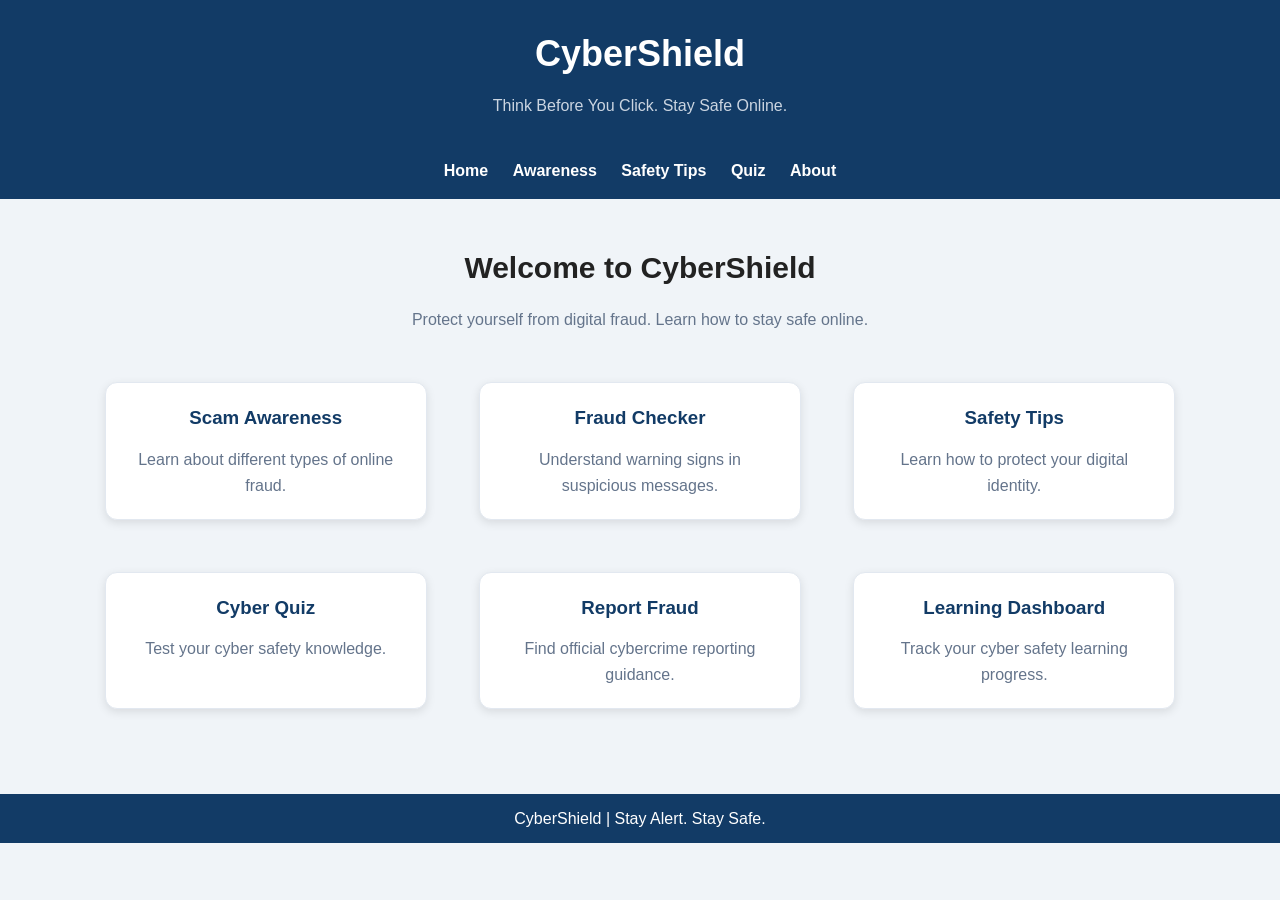
<file: index.html>
<!DOCTYPE html>
<html lang="en">
<head>
    <meta charset="UTF-8">
    <meta name="viewport" content="width=device-width, initial-scale=1.0">
    <title>CyberShield - Digital Safety</title>
    <link rel="stylesheet" href="style.css">
    <link rel="manifest" href="manifest.json"
</head>
<body>

    <header>
        <h1>CyberShield</h1>
        <p>Think Before You Click. Stay Safe Online.</p>
    </header>

    <nav>
        <a href="index.html">Home</a>
        <a href="awareness.html">Awareness</a>
        <a href="safety.html">Safety Tips</a>
        <a href="#quiz">Quiz</a>
        <a href="about.html">About</a>
    </nav>

    <main>
        <h2>Welcome to CyberShield</h2>
        <p>Protect yourself from digital fraud. Learn how to stay safe online.</p>

        <section class="features">

            <a href="awareness.html" class="card">
                <h3>Scam Awareness</h3>
                <p>Learn about different types of online fraud.</p>
            </a>

            <a href="checker.html" class="card">
    <h3>Fraud Checker</h3>
    <p>Understand warning signs in suspicious messages.</p>
</a>

            <a href="safety.html" class="card">
                <h3>Safety Tips</h3>
                <p>Learn how to protect your digital identity.</p>
            </a>

        <a href="quiz.html" class="card">
    <h3>Cyber Quiz</h3>
    <p>Test your cyber safety knowledge.</p>
</a>

            <a href="report.html" class="card">
                <h3>Report Fraud</h3>
                <p>Find official cybercrime reporting guidance.</p>
            </div>

          <a href="dashboard.html" class="card">
    <h3>Learning Dashboard</h3>
    <p>Track your cyber safety learning progress.</p>
</a>

        </section>
    </main>

    <footer>
        <p>CyberShield | Stay Alert. Stay Safe.</p>
    </footer>
<script>
if ("serviceWorker" in navigator) {
    navigator.serviceWorker.register("./sw.js")
        .then(() => console.log("CyberShield is ready!"))
        .catch(error => console.log("Service Worker Error:", error));
}
</script>
</body>
</html>
</file>
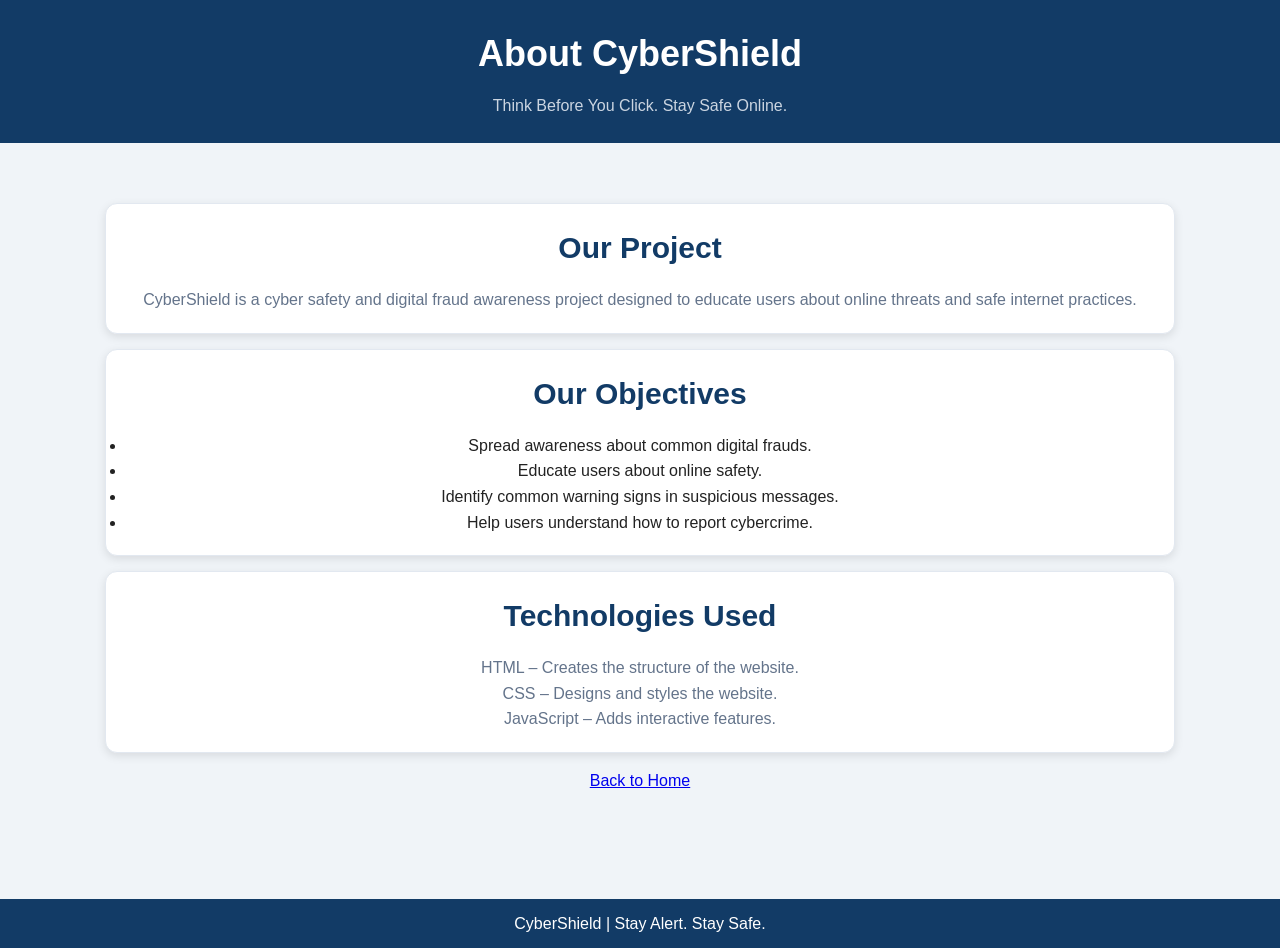
<file: about.html>
<!DOCTYPE html>
<html lang="en">
<head>
    <meta charset="UTF-8">
    <meta name="viewport" content="width=device-width, initial-scale=1.0">
    <title>About CyberShield</title>
    <link rel="stylesheet" href="style.css">
</head>
<body>

<header>
    <h1>About CyberShield</h1>
    <p>Think Before You Click. Stay Safe Online.</p>
</header>

<main>
    <section class="card">
        <h2>Our Project</h2>
        <p>
            CyberShield is a cyber safety and digital fraud
            awareness project designed to educate users
            about online threats and safe internet practices.
        </p>
    </section>

    <section class="card">
        <h2>Our Objectives</h2>
        <ul>
            <li>Spread awareness about common digital frauds.</li>
            <li>Educate users about online safety.</li>
            <li>Identify common warning signs in suspicious messages.</li>
            <li>Help users understand how to report cybercrime.</li>
        </ul>
    </section>

    <section class="card">
        <h2>Technologies Used</h2>
        <p>HTML – Creates the structure of the website.</p>
        <p>CSS – Designs and styles the website.</p>
        <p>JavaScript – Adds interactive features.</p>
    </section>

    <p><a href="index.html">Back to Home</a></p>
</main>

<footer>
    <p>CyberShield | Stay Alert. Stay Safe.</p>
</footer>

</body>
</html>
</file>
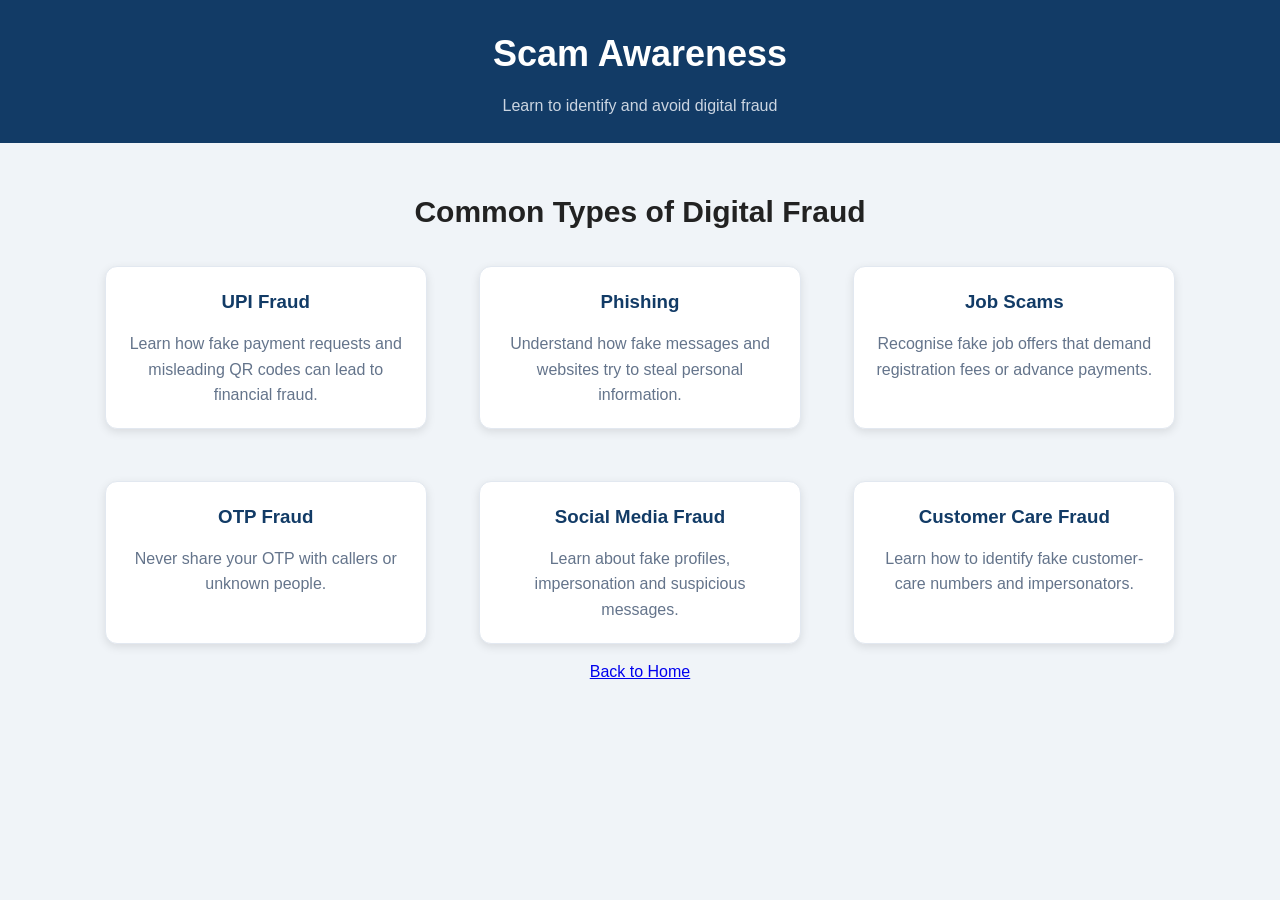
<file: awareness.html>
<!DOCTYPE html>
<html lang="en">
<head>
    <meta charset="UTF-8">
    <meta name="viewport" content="width=device-width, initial-scale=1.0">
    <title>Scam Awareness - CyberShield</title>
    <link rel="stylesheet" href="style.css">
</head>

<body>

    <header>
        <h1>Scam Awareness</h1>
        <p>Learn to identify and avoid digital fraud</p>
    </header>

    <main>
        <h2>Common Types of Digital Fraud</h2>

        <section class="features">

            <div class="card">
                <h3>UPI Fraud</h3>
                <p>Learn how fake payment requests and misleading QR codes can lead to financial fraud.</p>
            </div>

            <div class="card">
                <h3>Phishing</h3>
                <p>Understand how fake messages and websites try to steal personal information.</p>
            </div>

            <div class="card">
                <h3>Job Scams</h3>
                <p>Recognise fake job offers that demand registration fees or advance payments.</p>
            </div>

            <div class="card">
                <h3>OTP Fraud</h3>
                <p>Never share your OTP with callers or unknown people.</p>
            </div>

            <div class="card">
                <h3>Social Media Fraud</h3>
                <p>Learn about fake profiles, impersonation and suspicious messages.</p>
            </div>

            <div class="card">
                <h3>Customer Care Fraud</h3>
                <p>Learn how to identify fake customer-care numbers and impersonators.</p>
            </div>

        </section>

        <p><a href="index.html">Back to Home</a></p>

    </main>

</body>
</html>
</file>
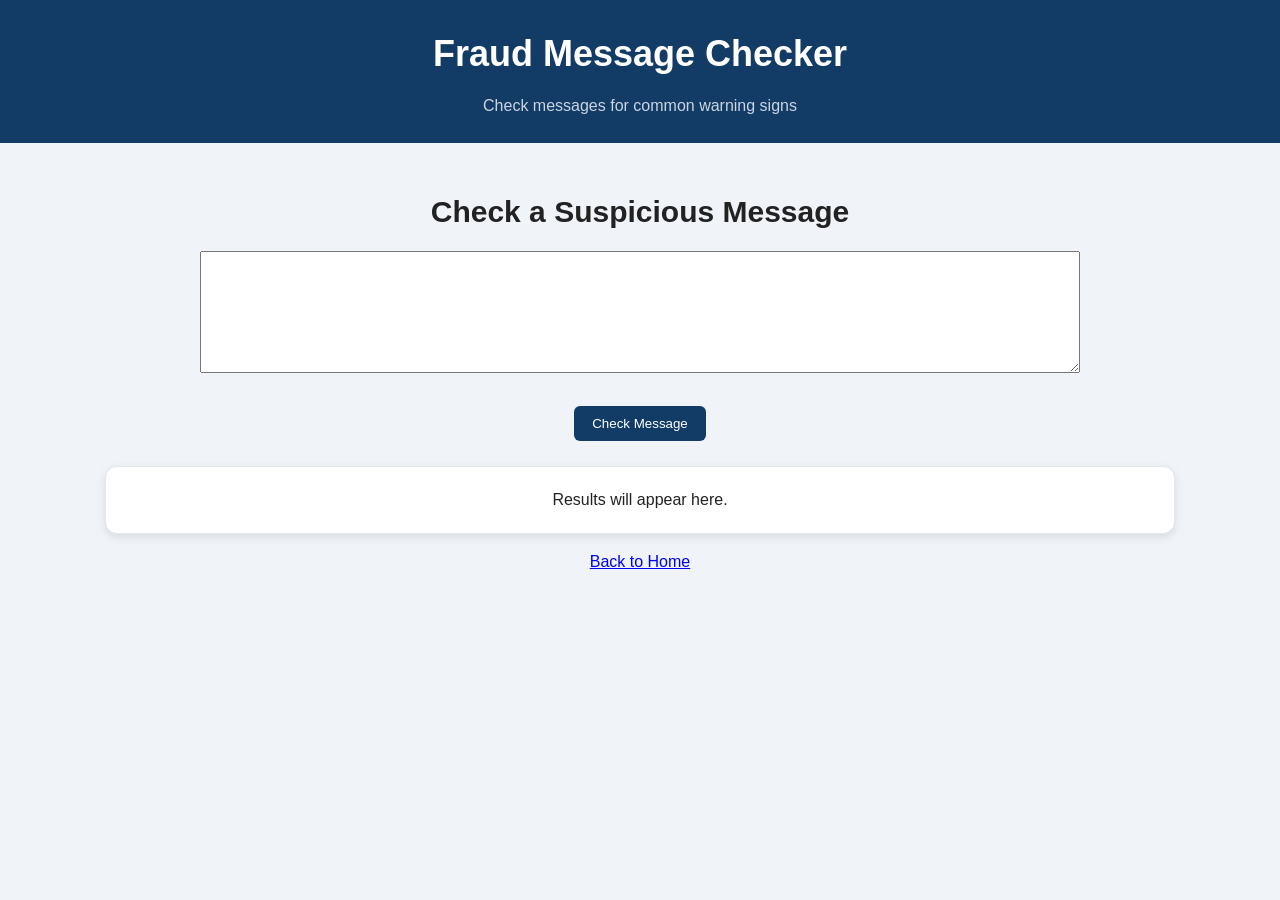
<file: checker.html>
<!DOCTYPE html>
<html lang="en">
<head>
    <meta charset="UTF-8">
    <meta name="viewport" content="width=device-width, initial-scale=1.0">
    <title>Fraud Checker - CyberShield</title>
    <link rel="stylesheet" href="style.css">
</head>
<body>

    <header>
        <h1>Fraud Message Checker</h1>
        <p>Check messages for common warning signs</p>
    </header>

    <main>
        <h2>Check a Suspicious Message</h2>

        <textarea id="message"
            placeholder="Paste a suspicious message here..."
            rows="6"
            style="width: 80%; padding: 15px;">
        </textarea>

        <br><br>

        <button onclick="checkMessage()">Check Message</button>

        <div id="result" class="card" style="margin-top: 25px;">
            Results will appear here.
        </div>

        <p><a href="index.html">Back to Home</a></p>
    </main>

    <script src="checker.js"></script>

</body>
</html>
</file>
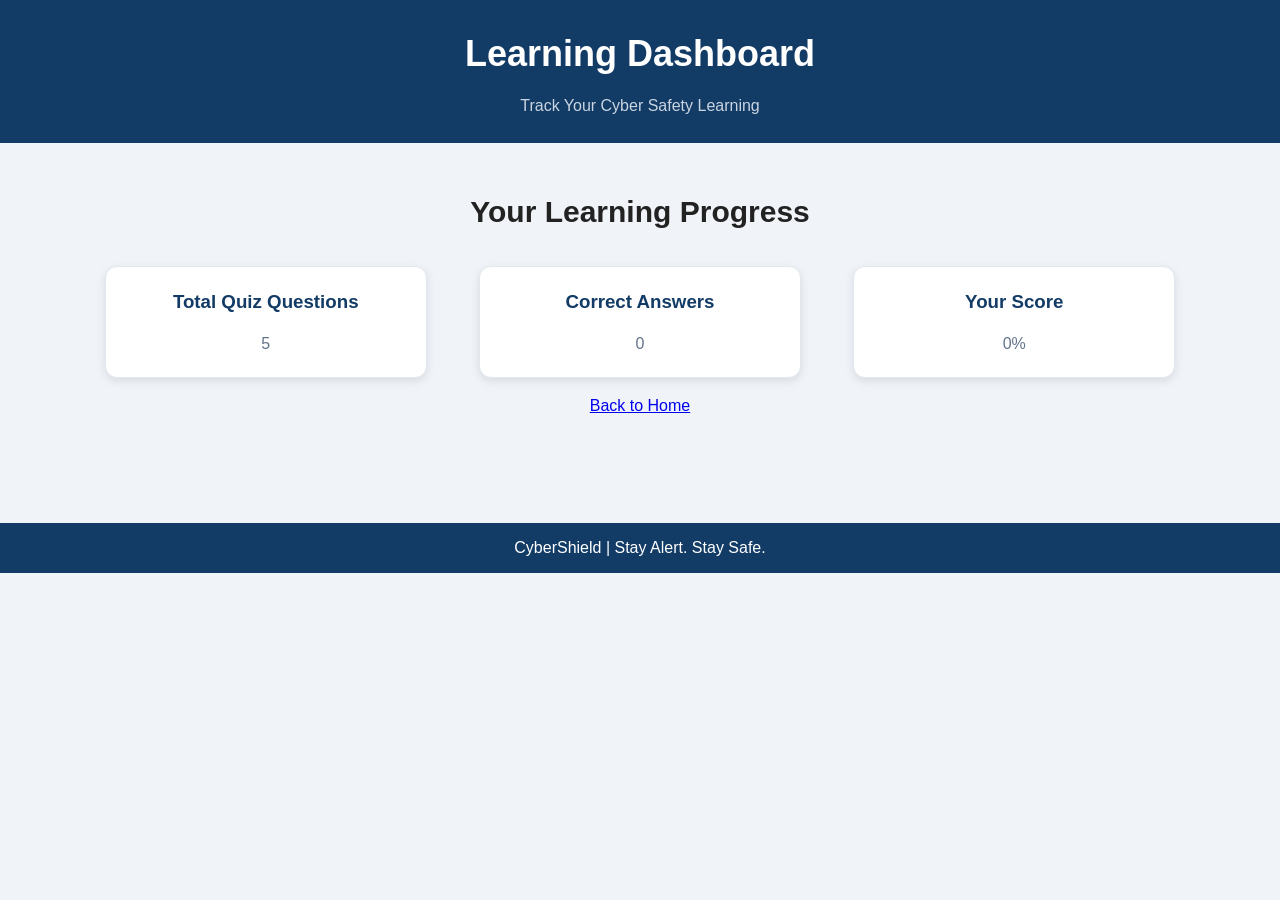
<file: dashboard.html>
<!DOCTYPE html>
<html lang="en">
<head>
    <meta charset="UTF-8">
    <meta name="viewport" content="width=device-width, initial-scale=1.0">
    <title>Learning Dashboard - CyberShield</title>
    <link rel="stylesheet" href="style.css">
</head>
<body>

<header>
    <h1>Learning Dashboard</h1>
    <p>Track Your Cyber Safety Learning</p>
</header>

<main>
    <h2>Your Learning Progress</h2>

    <section class="features">

        <div class="card">
            <h3>Total Quiz Questions</h3>
            <p id="total">5</p>
        </div>

        <div class="card">
            <h3>Correct Answers</h3>
            <p id="correct">0</p>
        </div>

        <div class="card">
            <h3>Your Score</h3>
            <p id="percentage">0%</p>
        </div>

    </section>

    <p><a href="index.html">Back to Home</a></p>
</main>

<footer>
    <p>CyberShield | Stay Alert. Stay Safe.</p>
</footer>

<script src="dashboard.js"></script>

</body>
</html>
</file>
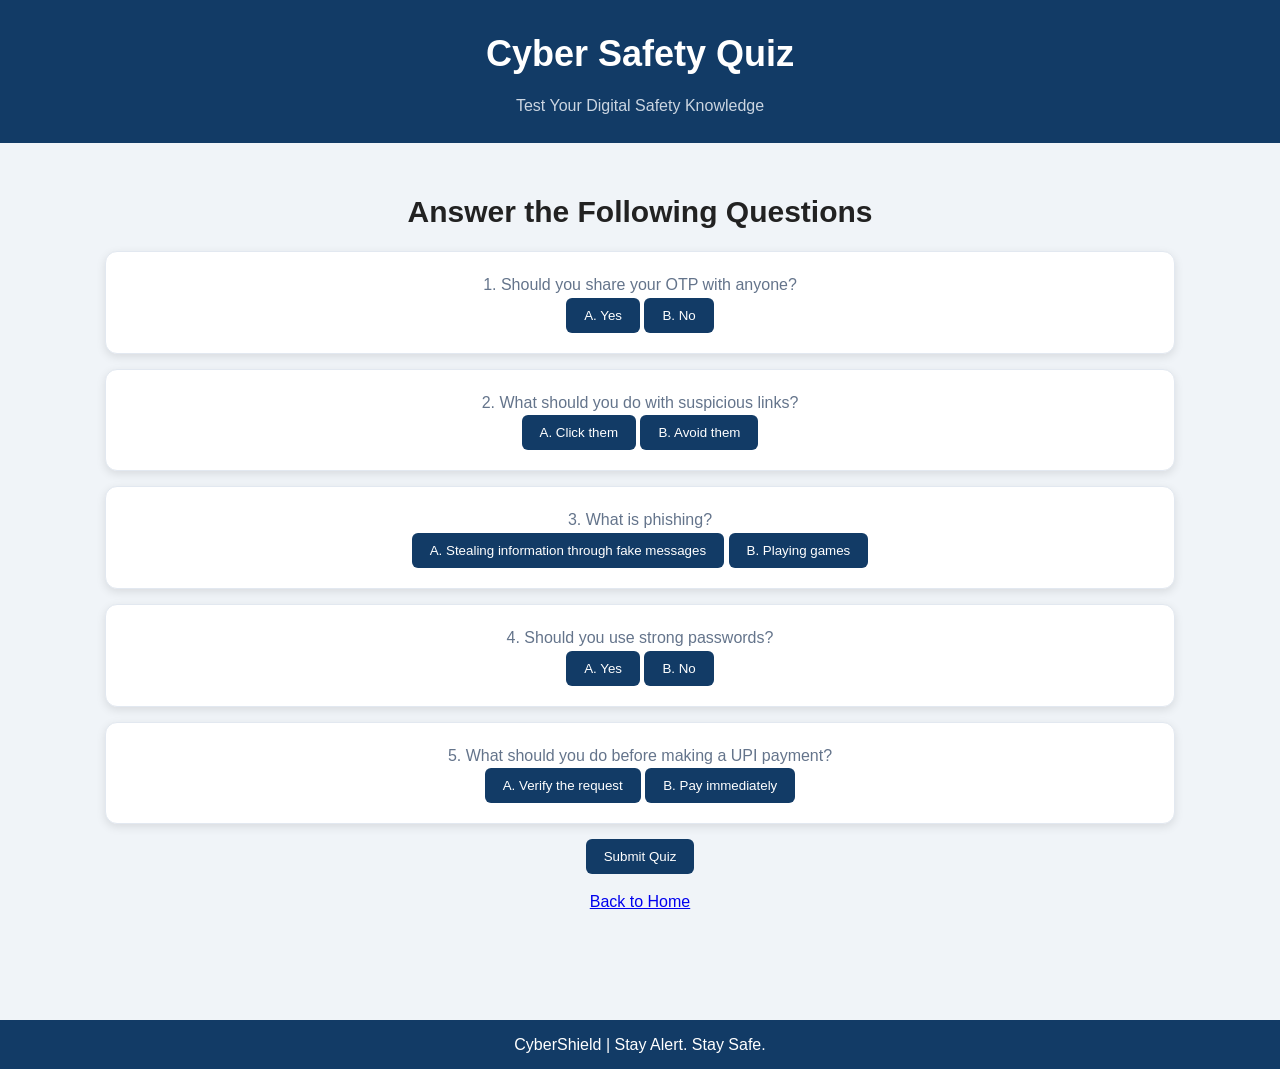
<file: quiz.html>
<!DOCTYPE html>
<html lang="en">
<head>
    <meta charset="UTF-8">
    <meta name="viewport" content="width=device-width, initial-scale=1.0">
    <title>Cyber Quiz - CyberShield</title>
    <link rel="stylesheet" href="style.css">
</head>
<body>

<header>
    <h1>Cyber Safety Quiz</h1>
    <p>Test Your Digital Safety Knowledge</p>
</header>

<main>
    <h2>Answer the Following Questions</h2>

    <div class="card">
        <p>1. Should you share your OTP with anyone?</p>
        <button onclick="checkAnswer(1, 'a')">A. Yes</button>
        <button onclick="checkAnswer(1, 'b')">B. No</button>
        <p id="result1"></p>
    </div>

    <div class="card">
        <p>2. What should you do with suspicious links?</p>
        <button onclick="checkAnswer(2, 'a')">A. Click them</button>
        <button onclick="checkAnswer(2, 'b')">B. Avoid them</button>
        <p id="result2"></p>
    </div>

    <div class="card">
        <p>3. What is phishing?</p>
        <button onclick="checkAnswer(3, 'a')">A. Stealing information through fake messages</button>
        <button onclick="checkAnswer(3, 'b')">B. Playing games</button>
        <p id="result3"></p>
    </div>

    <div class="card">
        <p>4. Should you use strong passwords?</p>
        <button onclick="checkAnswer(4, 'a')">A. Yes</button>
        <button onclick="checkAnswer(4, 'b')">B. No</button>
        <p id="result4"></p>
    </div>

    <div class="card">
        <p>5. What should you do before making a UPI payment?</p>
        <button onclick="checkAnswer(5, 'a')">A. Verify the request</button>
        <button onclick="checkAnswer(5, 'b')">B. Pay immediately</button>
        <p id="result5"></p>
    </div>

    <button onclick="showScore()">Submit Quiz</button>

    <h2 id="score"></h2>

    <p><a href="index.html">Back to Home</a></p>
</main>

<footer>
    <p>CyberShield | Stay Alert. Stay Safe.</p>
</footer>

<script>

let answers = {
    1: "b",
    2: "b",
    3: "a",
    4: "a",
    5: "a"
};

let userAnswers = {};

function checkAnswer(question, answer) {

    userAnswers[question] = answer;

    let result = document.getElementById("result" + question);

    if (answer === answers[question]) {
        result.innerHTML = "Correct Answer!";
    } else {
        result.innerHTML = "Incorrect Answer. Try again!";
    }
}

function showScore() {

    let score = 0;

    for (let i = 1; i <= 5; i++) {

        if (userAnswers[i] === answers[i]) {
            score++;
        }
    }

    document.getElementById("score").innerHTML =
        "Your Score: " + score + " / 5";

    localStorage.setItem("quizScore", score);
}

</script>

</body>
</html>
</file>
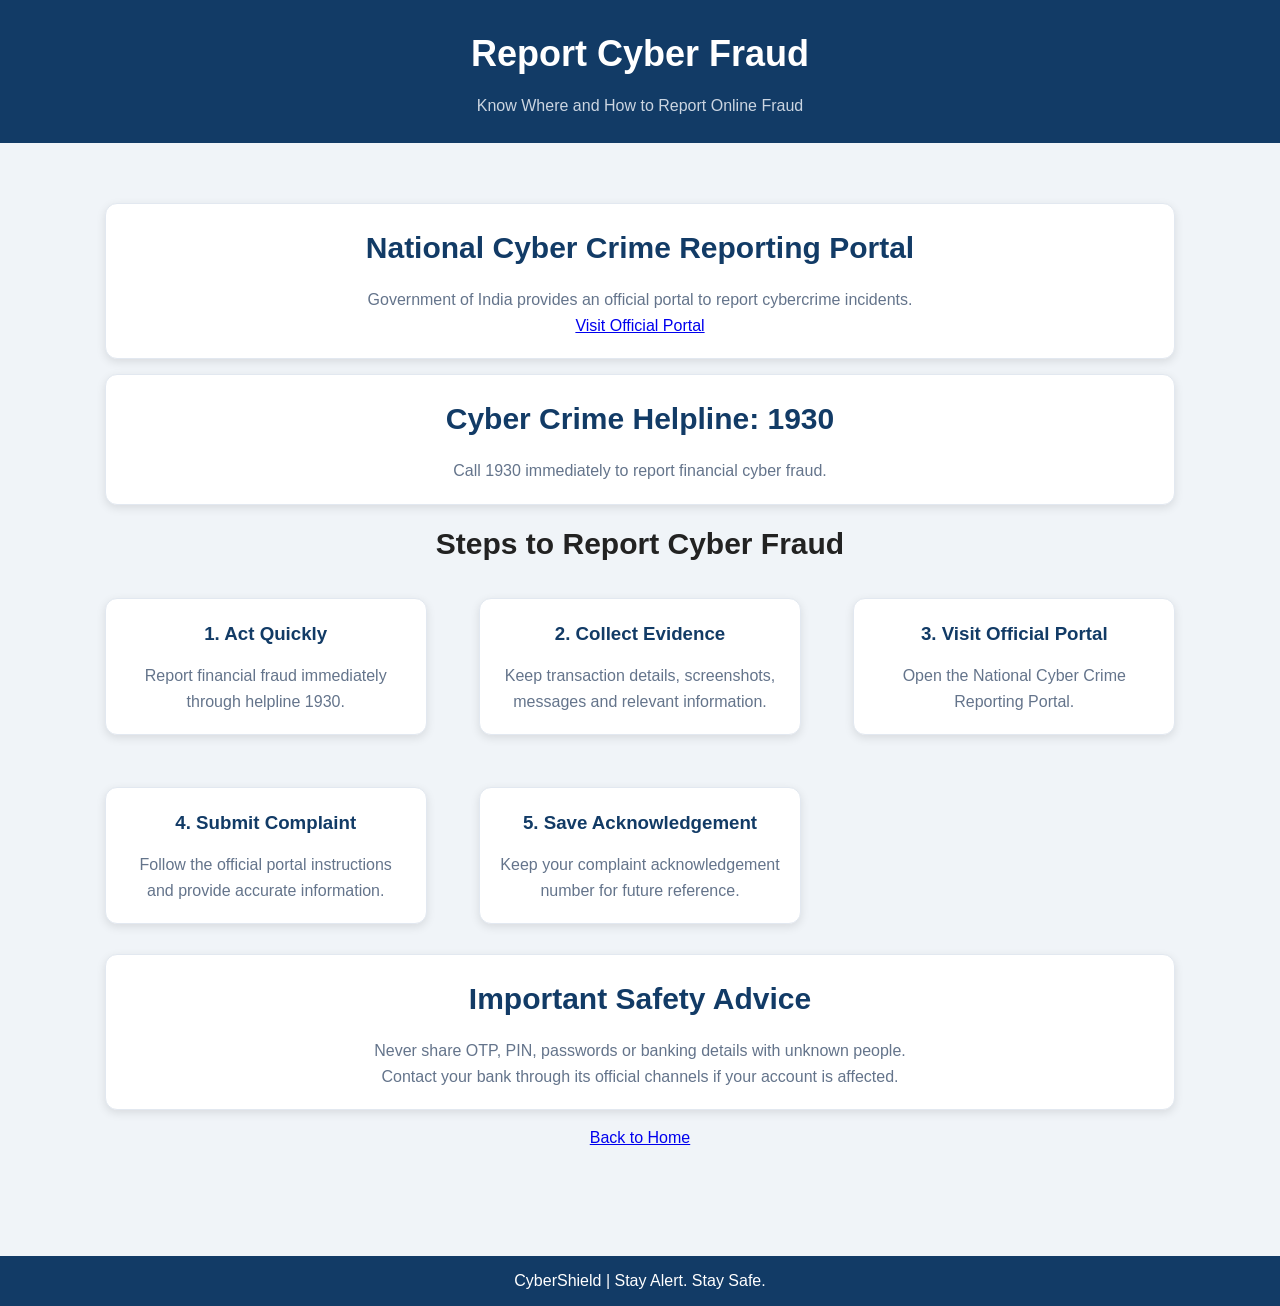
<file: report.html>
<!DOCTYPE html>
<html lang="en">
<head>
    <meta charset="UTF-8">
    <meta name="viewport" content="width=device-width, initial-scale=1.0">
    <title>Report Cyber Fraud - CyberShield</title>
    <link rel="stylesheet" href="style.css">
</head>
<body>

<header>
    <h1>Report Cyber Fraud</h1>
    <p>Know Where and How to Report Online Fraud</p>
</header>

<main>

    <section class="card">
        <h2>National Cyber Crime Reporting Portal</h2>
        <p>Government of India provides an official portal to report cybercrime incidents.</p>
        <a href="https://cybercrime.gov.in/" target="_blank">
            Visit Official Portal
        </a>
    </section>

    <section class="card">
        <h2>Cyber Crime Helpline: 1930</h2>
        <p>Call 1930 immediately to report financial cyber fraud.</p>
    </section>

    <h2>Steps to Report Cyber Fraud</h2>

    <section class="features">

        <div class="card">
            <h3>1. Act Quickly</h3>
            <p>Report financial fraud immediately through helpline 1930.</p>
        </div>

        <div class="card">
            <h3>2. Collect Evidence</h3>
            <p>Keep transaction details, screenshots, messages and relevant information.</p>
        </div>

        <div class="card">
            <h3>3. Visit Official Portal</h3>
            <p>Open the National Cyber Crime Reporting Portal.</p>
        </div>

        <div class="card">
            <h3>4. Submit Complaint</h3>
            <p>Follow the official portal instructions and provide accurate information.</p>
        </div>

        <div class="card">
            <h3>5. Save Acknowledgement</h3>
            <p>Keep your complaint acknowledgement number for future reference.</p>
        </div>

    </section>

    <section class="card">
        <h2>Important Safety Advice</h2>
        <p>Never share OTP, PIN, passwords or banking details with unknown people.</p>
        <p>Contact your bank through its official channels if your account is affected.</p>
    </section>

    <p><a href="index.html">Back to Home</a></p>

</main>

<footer>
    <p>CyberShield | Stay Alert. Stay Safe.</p>
</footer>

</body>
</html>
</file>
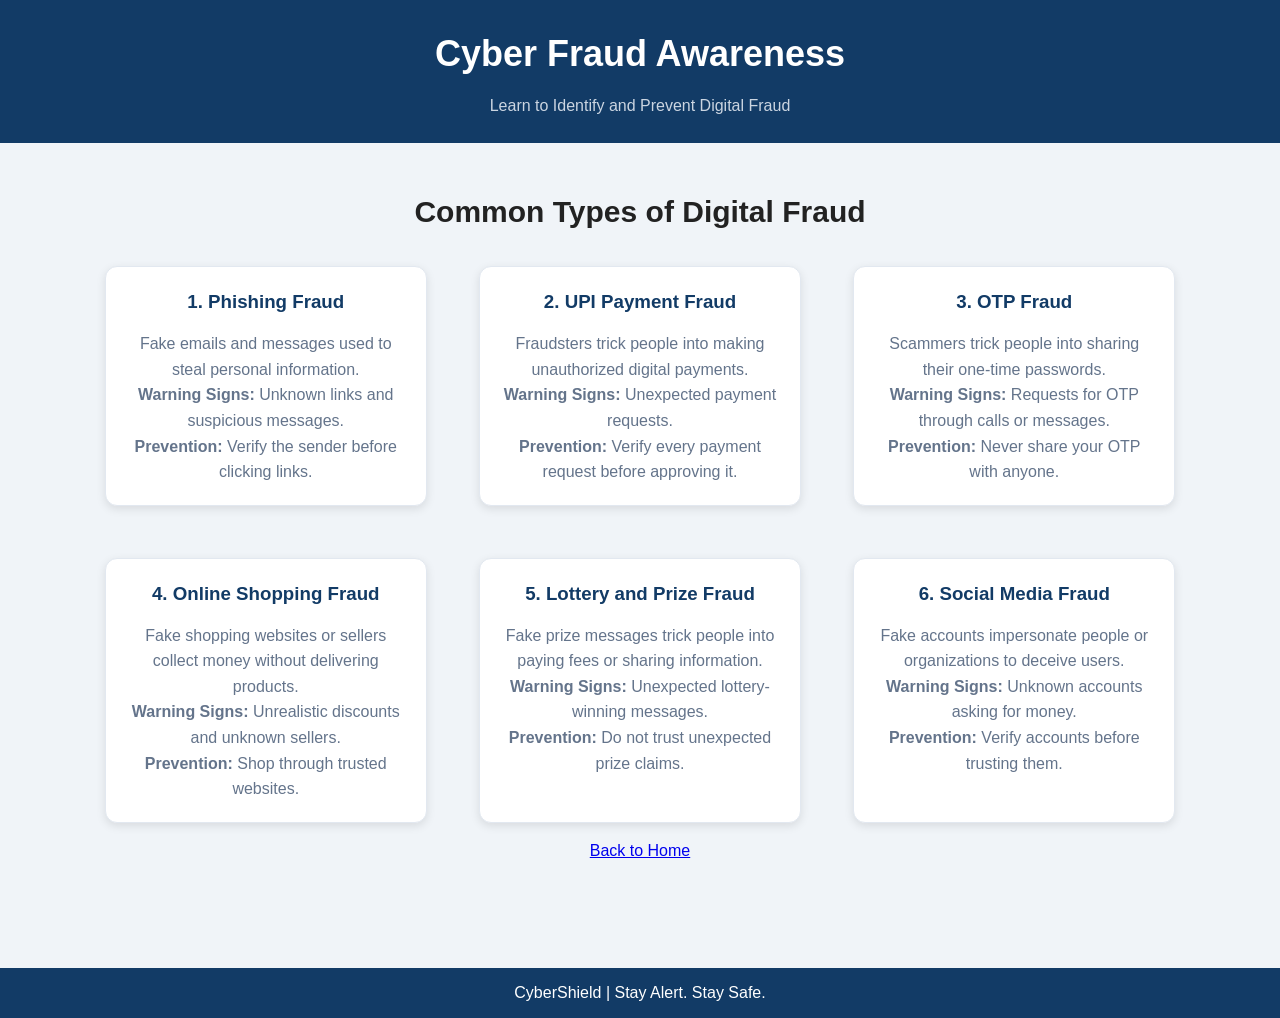
<file: safety.html>
<!DOCTYPE html>
<html lang="en">
<head>
    <meta charset="UTF-8">
    <meta name="viewport" content="width=device-width, initial-scale=1.0">
    <title>Cyber Awareness - CyberShield</title>
    <link rel="stylesheet" href="style.css">
</head>
<body>

<header>
    <h1>Cyber Fraud Awareness</h1>
    <p>Learn to Identify and Prevent Digital Fraud</p>
</header>

<main>
    <h2>Common Types of Digital Fraud</h2>

    <section class="features">

        <div class="card">
            <h3>1. Phishing Fraud</h3>
            <p>Fake emails and messages used to steal personal information.</p>
            <p><b>Warning Signs:</b> Unknown links and suspicious messages.</p>
            <p><b>Prevention:</b> Verify the sender before clicking links.</p>
        </div>

        <div class="card">
            <h3>2. UPI Payment Fraud</h3>
            <p>Fraudsters trick people into making unauthorized digital payments.</p>
            <p><b>Warning Signs:</b> Unexpected payment requests.</p>
            <p><b>Prevention:</b> Verify every payment request before approving it.</p>
        </div>

        <div class="card">
            <h3>3. OTP Fraud</h3>
            <p>Scammers trick people into sharing their one-time passwords.</p>
            <p><b>Warning Signs:</b> Requests for OTP through calls or messages.</p>
            <p><b>Prevention:</b> Never share your OTP with anyone.</p>
        </div>

        <div class="card">
            <h3>4. Online Shopping Fraud</h3>
            <p>Fake shopping websites or sellers collect money without delivering products.</p>
            <p><b>Warning Signs:</b> Unrealistic discounts and unknown sellers.</p>
            <p><b>Prevention:</b> Shop through trusted websites.</p>
        </div>

        <div class="card">
            <h3>5. Lottery and Prize Fraud</h3>
            <p>Fake prize messages trick people into paying fees or sharing information.</p>
            <p><b>Warning Signs:</b> Unexpected lottery-winning messages.</p>
            <p><b>Prevention:</b> Do not trust unexpected prize claims.</p>
        </div>

        <div class="card">
            <h3>6. Social Media Fraud</h3>
            <p>Fake accounts impersonate people or organizations to deceive users.</p>
            <p><b>Warning Signs:</b> Unknown accounts asking for money.</p>
            <p><b>Prevention:</b> Verify accounts before trusting them.</p>
        </div>

    </section>

    <p><a href="index.html">Back to Home</a></p>
</main>

<footer>
    <p>CyberShield | Stay Alert. Stay Safe.</p>
</footer>

</body>
</html>
</file>
<file: style.css>
* {
    margin: 0;
    padding: 0;
    box-sizing: border-box;
}

body {
    font-family: Arial, sans-serif;
    background: #f3f6fb;
    color: #172554;
}

header {
    background: #10254a;
    color: white;
    padding: 35px 20px;
    text-align: center;
}

header h1 {
    font-size: 36px;
    margin-bottom: 10px;
}

header p {
    color: #cbd5e1;
}

nav {
    background: #1e3a5f;
    padding: 16px;
    text-align: center;
}

nav a {
    color: white;
    text-decoration: none;
    margin: 0 18px;
    font-weight: bold;
}

nav a:hover {
    color: #38bdf8;
}

main {
    padding: 45px 7%;
    text-align: center;
}

main h2 {
    font-size: 30px;
    margin-bottom: 15px;
}

main > p {
    color: #64748b;
    margin-bottom: 35px;
}

.features {
    display: grid;
    grid-template-columns: repeat(3, 1fr);
    gap: 22px;
}

.card {
    background: white;
    padding: 30px 20px;
    border-radius: 12px;
    box-shadow: 0 3px 12px #00000012;
    border: 1px solid #e2e8f0;
}

.card h3 {
    color: #1d4ed8;
    margin-bottom: 14px;
}

.card p {
    color: #64748b;
    line-height: 1.6;
}

.card:hover {
    transform: translateY(-5px);
    transition: 0.3s;
}

footer {
    background: #10254a;
    color: white;
    text-align: center;
    padding: 20px;
    margin-top: 40px;
}

@media (max-width: 700px) {
    .features {
        grid-template-columns: 1fr;
    }

    nav a {
        display: inline-block;
        margin: 8px;
    }
}
/* CyberShield design improvements */

body {
    font-family: Arial, sans-serif;
    background-color: #f0f4f8;
    color: #222;
    line-height: 1.6;
}

header {
    background-color: #123b66;
    color: white;
    text-align: center;
    padding: 25px;
}

nav {
    margin-top: 15px;
}

nav a {
    color: white;
    text-decoration: none;
    margin: 10px;
    font-weight: bold;
}

nav a:hover {
    color: #ffd166;
}

.card {
    background-color: white;
    border-radius: 12px;
    padding: 20px;
    margin: 15px;
    box-shadow: 0 3px 10px rgba(0,0,0,0.1);
}

.card h2,
.card h3 {
    color: #123b66;
}

button {
    background-color: #123b66;
    color: white;
    padding: 10px 18px;
    border: none;
    border-radius: 6px;
    cursor: pointer;
}

button:hover {
    background-color: #205b91;
}

footer {
    background-color: #123b66;
    color: white;
    text-align: center;
    padding: 12px;
    margin-top: 25px;
}
nav{
    background-color:
    #123b66;
    text-align: center;
    padding: 15px;
    margin-top: 0;
}
.features a.card {
    text-decoration: none;
    color: inherit;
    display: block;
}

.features a.card:hover {
    transform: translateY(-5px);
    transition: 0.3s;
}
/* Mobile Responsive Design */

@media (max-width: 600px) {

    header {
        padding: 15px;
    }

    nav a {
        display: inline-block;
        margin: 6px;
        font-size: 14px;
    }

    main {
        padding: 10px;
    }

    .features {
        display: flex;
        flex-direction: column;
    }

    .card {
        margin: 10px 0;
        padding: 15px;
    }

    h1 {
        font-size: 25px;
    }

    h2 {
        font-size: 21px;
    }

    button {
        width: 100%;
    }
}
</file>
